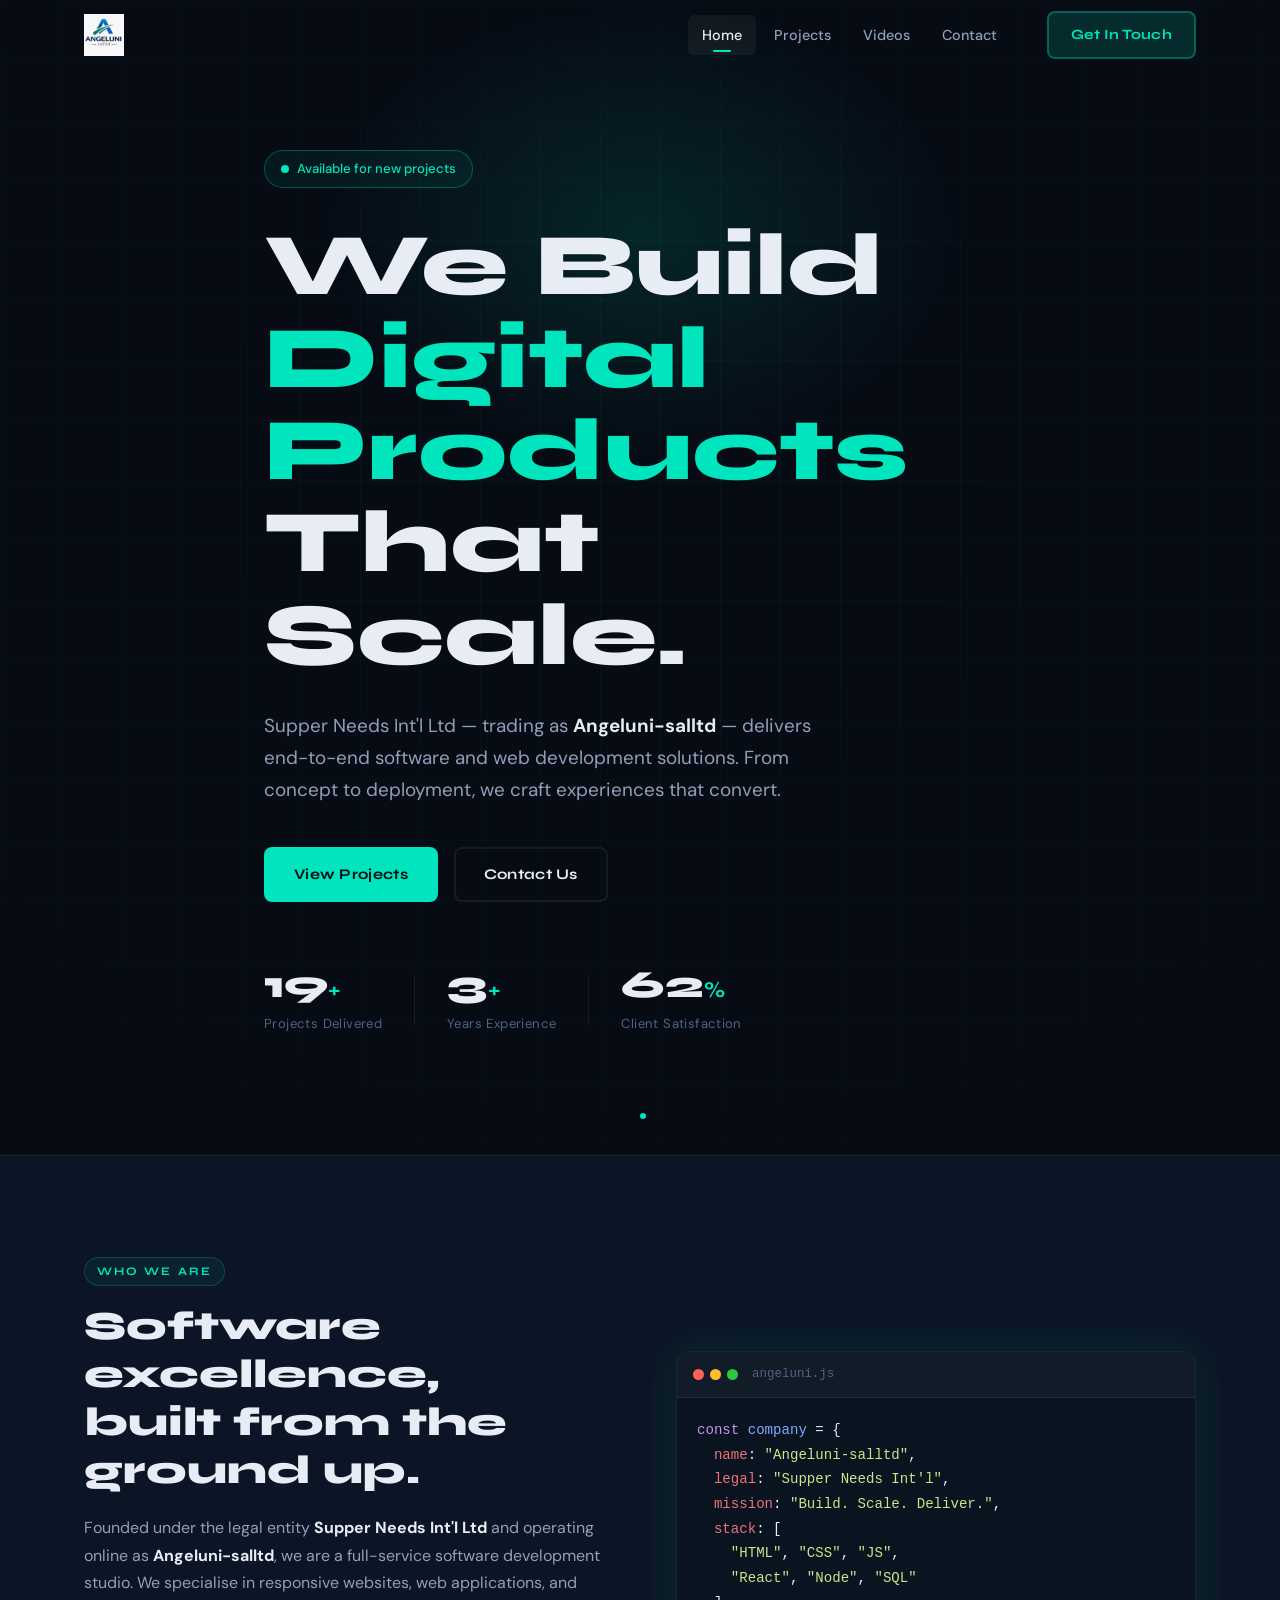
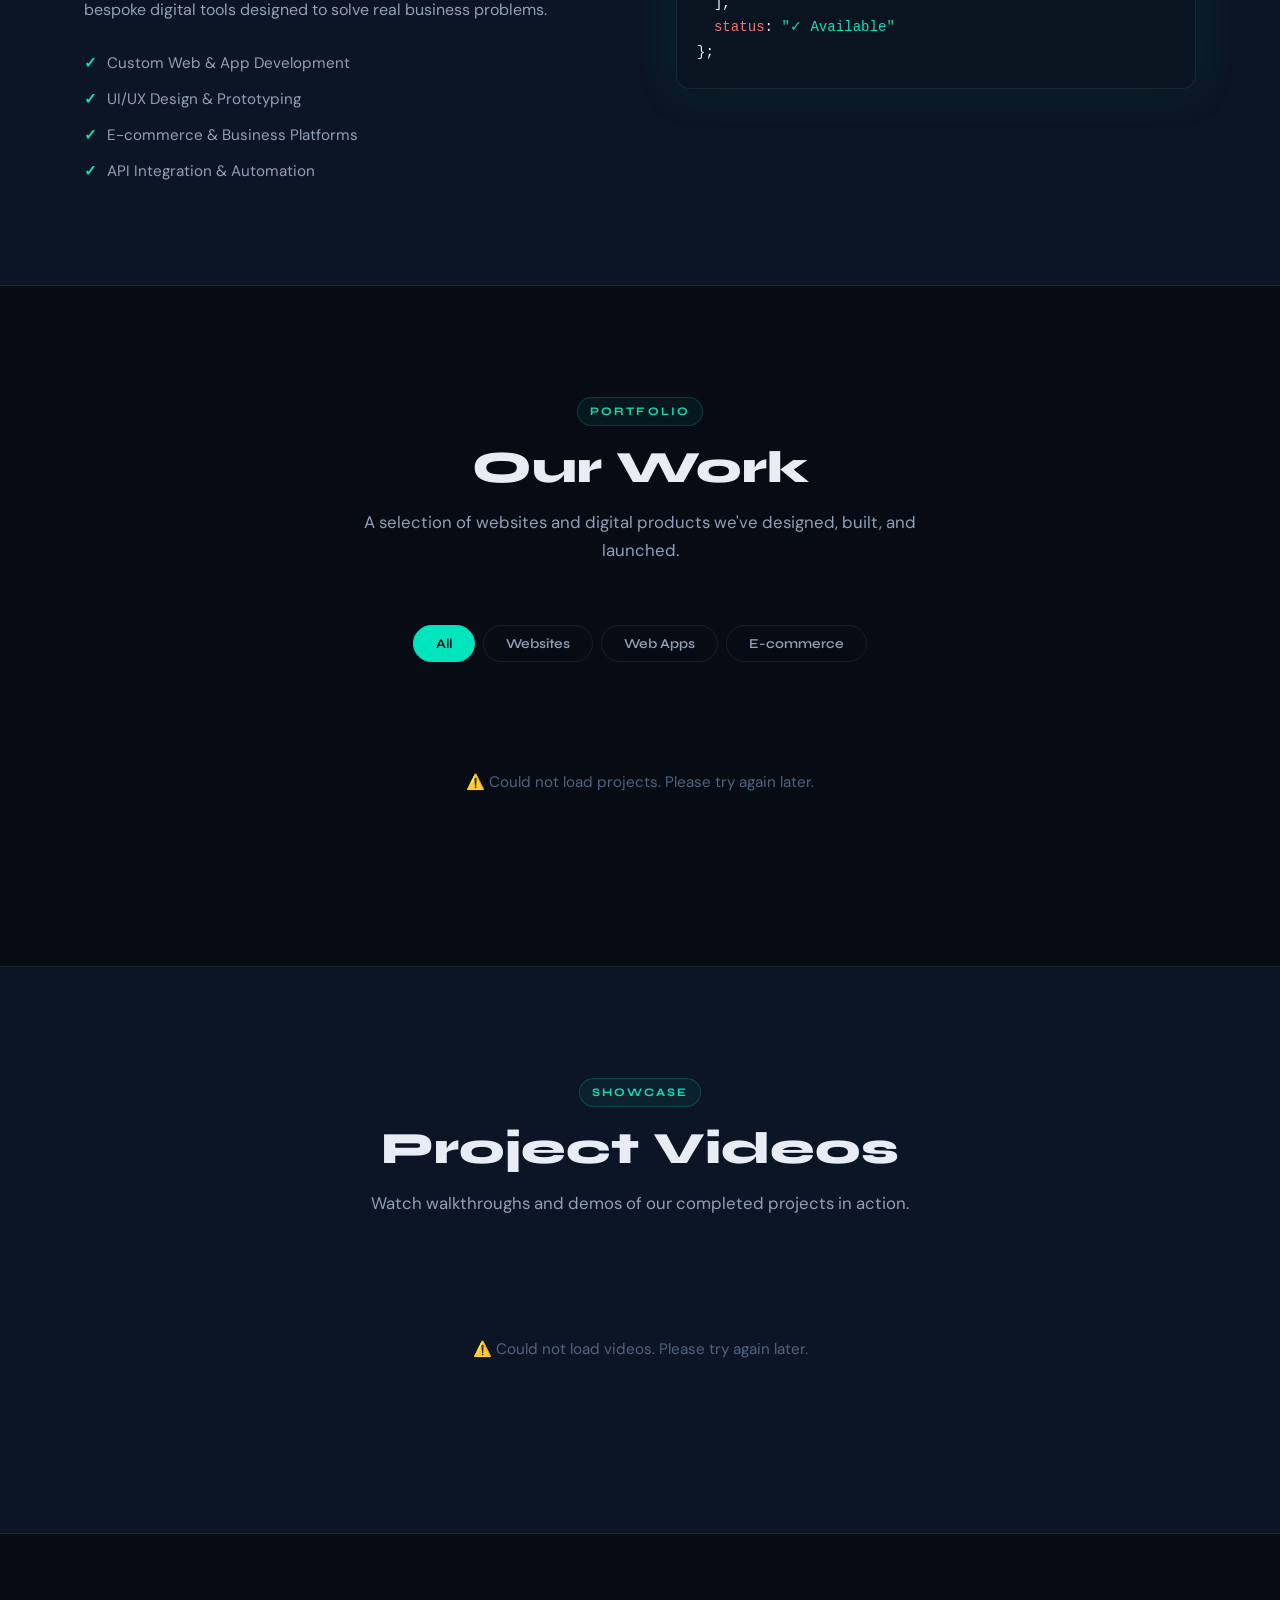
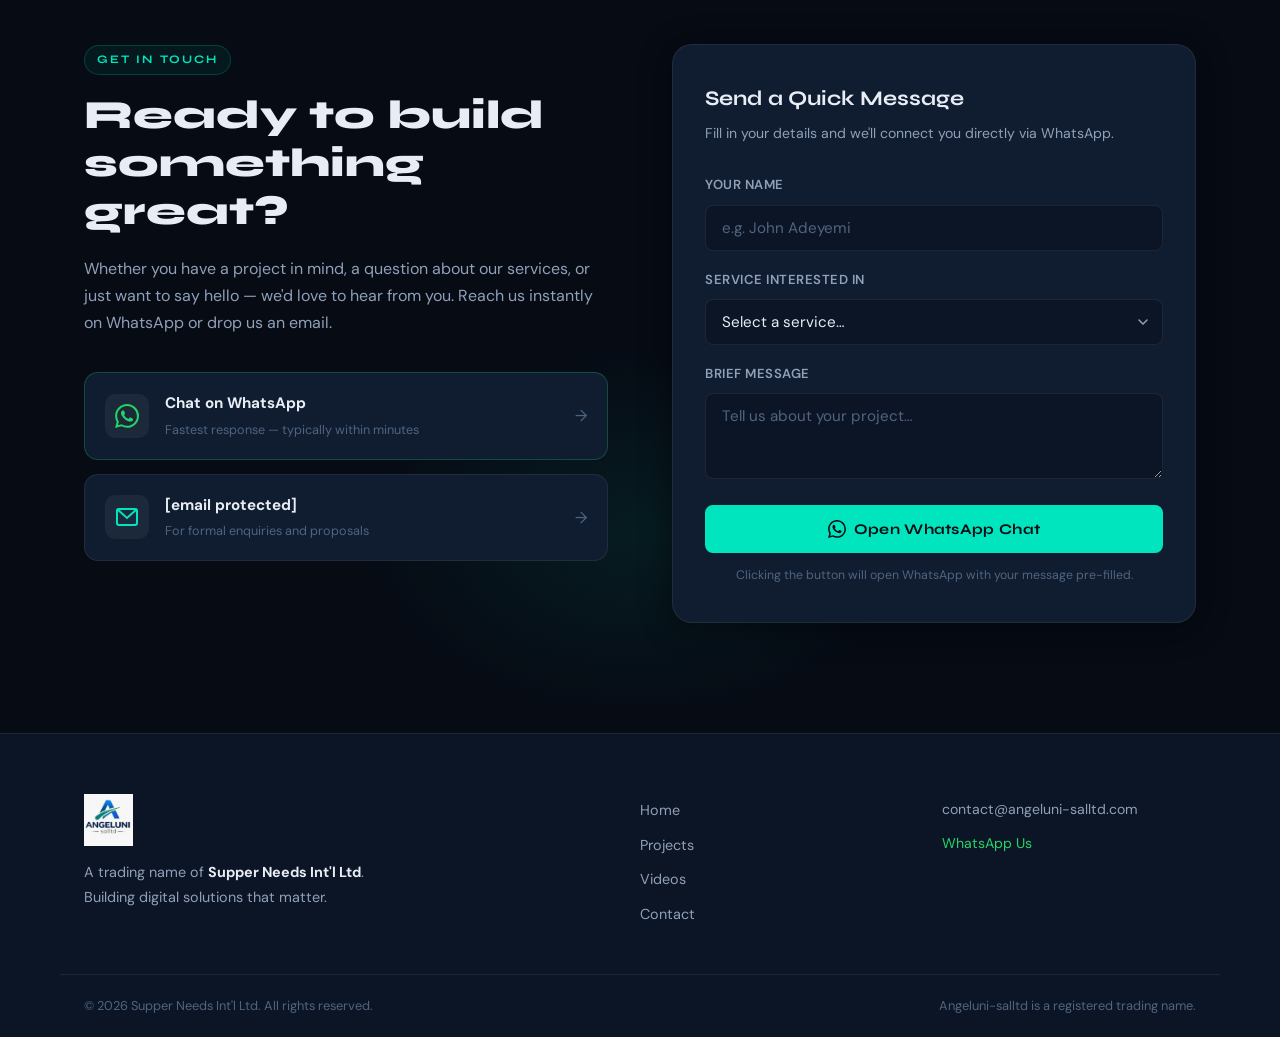
<file: index.html>
<!DOCTYPE html>
<html lang="en">
<head>
  <meta charset="UTF-8" />
  <meta name="viewport" content="width=device-width, initial-scale=1.0" />

  <!-- ============================================================
       PRIMARY SEO META TAGS
  ============================================================ -->
  <title>Angeluni-salltd | Professional Web & Software Development</title>
  <meta name="description" content="Angeluni-salltd by Supper Needs Int'l Ltd — Professional web and software development. We build responsive websites, web apps, and e-commerce platforms that scale." />
  <meta name="keywords" content="web development, software development, website design, web app, e-commerce, Angeluni-salltd, Supper Needs, Nigeria, responsive website" />
  <meta name="author" content="Supper Needs Int'l Ltd" />
  <meta name="robots" content="index, follow" />
  <link rel="canonical" href="https://angeluni-two.vercel.app/" />

  <!-- ============================================================
       OPEN GRAPH — Facebook, WhatsApp, LinkedIn previews
  ============================================================ -->
  <meta property="og:type"        content="website" />
  <meta property="og:url"         content="https://angeluni-two.vercel.app/" />
  <meta property="og:title"       content="Angeluni-salltd | Professional Web & Software Development" />
  <meta property="og:description" content="We build responsive websites, web apps, and e-commerce platforms. Contact us via WhatsApp for a free consultation." />
  <meta property="og:image"       content="https://angeluni-two.vercel.app/og-image.png" />
  <meta property="og:image:width"  content="1200" />
  <meta property="og:image:height" content="630" />
  <meta property="og:site_name"   content="Angeluni-salltd" />
  <meta property="og:locale"      content="en_GB" />

  <!-- ============================================================
       TWITTER CARD — Twitter/X previews
  ============================================================ -->
  <meta name="twitter:card"        content="summary_large_image" />
  <meta name="twitter:title"       content="Angeluni-salltd | Professional Web & Software Development" />
  <meta name="twitter:description" content="We build responsive websites, web apps, and e-commerce platforms that scale." />
  <meta name="twitter:image"       content="https://angeluni-two.vercel.app/og-image.png" />

  <!-- ============================================================
       STRUCTURED DATA — Tells Google exactly what your business is
  ============================================================ -->
  <script type="application/ld+json">
  {
    "@context": "https://schema.org",
    "@type": "ProfessionalService",
    "name": "Angeluni-salltd",
    "alternateName": "Supper Needs Int'l Ltd",
    "description": "Professional web and software development company specialising in responsive websites, web applications, and e-commerce platforms.",
    "url": "https://angeluni-two.vercel.app",
    "email": "contact@angeluni-salltd.com",
    "sameAs": [],
    "serviceType": [
      "Web Development",
      "Software Development",
      "E-commerce Development",
      "UI/UX Design",
      "API Integration"
    ],
    "areaServed": {
      "@type": "Place",
      "name": "Worldwide"
    },
    "hasOfferCatalog": {
      "@type": "OfferCatalog",
      "name": "Software Development Services",
      "itemListElement": [
        {
          "@type": "Offer",
          "itemOffered": {
            "@type": "Service",
            "name": "Custom Website Development"
          }
        },
        {
          "@type": "Offer",
          "itemOffered": {
            "@type": "Service",
            "name": "Web Application Development"
          }
        },
        {
          "@type": "Offer",
          "itemOffered": {
            "@type": "Service",
            "name": "E-commerce Store Development"
          }
        }
      ]
    }
  }
  </script>

  <!-- ============================================================
       FAVICON
  ============================================================ -->
  <link rel="icon" type="image/svg+xml" href="data:image/svg+xml,<svg xmlns='http://www.w3.org/2000/svg' viewBox='0 0 100 100'><rect width='100' height='100' rx='20' fill='%2300e5bd'/><text y='.9em' font-size='80' x='10' fill='%23060b14' font-weight='bold'>A</text></svg>" />
  <link rel="apple-touch-icon" href="data:image/svg+xml,<svg xmlns='http://www.w3.org/2000/svg' viewBox='0 0 100 100'><rect width='100' height='100' rx='20' fill='%2300e5bd'/><text y='.9em' font-size='80' x='10' fill='%23060b14' font-weight='bold'>A</text></svg>" />

  <!-- ============================================================
       PERFORMANCE
  ============================================================ -->
  <link rel="preconnect" href="https://fonts.googleapis.com" />
  <link rel="preconnect" href="https://fonts.gstatic.com" crossorigin />
  <link href="https://fonts.googleapis.com/css2?family=Syne:wght@400;600;700;800&family=DM+Sans:ital,opsz,wght@0,9..40,300;0,9..40,400;0,9..40,500;1,9..40,300&display=swap" rel="stylesheet" />
  <link rel="stylesheet" href="styles.css" />

  <!-- Preload sitemap -->
  <link rel="sitemap" type="application/xml" href="/sitemap.xml" />
  <!-- Prevent Cloudflare email obfuscation -->
  <meta name="cf-2fa-verify" content="off" />
</head>
<body>

  <!-- ============================================================
       NAVIGATION
  ============================================================ -->
  <header class="navbar" id="navbar" role="banner">
    <div class="nav-inner">
      <a href="#home" class="nav-logo" aria-label="Angeluni-salltd Home">
        <img src="logo.png" alt="Angeluni-salltd" class="nav-logo-img" />
      </a>

      <nav class="nav-links" id="navLinks" role="navigation" aria-label="Main navigation">
        <a href="#home"     class="nav-link active" data-section="home">Home</a>
        <a href="#projects" class="nav-link"         data-section="projects">Projects</a>
        <a href="#videos"   class="nav-link"         data-section="videos">Videos</a>
        <a href="#contact"  class="nav-link"         data-section="contact">Contact</a>
      </nav>

      <a href="#contact" class="btn btn-nav" aria-label="Get in touch">Get In Touch</a>

      <button class="hamburger" id="hamburger" aria-label="Toggle menu" aria-expanded="false">
        <span></span><span></span><span></span>
      </button>
    </div>
  </header>

  <!-- Mobile drawer -->
  <div class="mobile-menu" id="mobileMenu" aria-hidden="true">
    <nav aria-label="Mobile navigation">
      <a href="#home"     class="mob-link" data-close>Home</a>
      <a href="#projects" class="mob-link" data-close>Projects</a>
      <a href="#videos"   class="mob-link" data-close>Videos</a>
      <a href="#contact"  class="mob-link" data-close>Contact</a>
    </nav>
    <a href="#contact" class="btn btn-primary mob-cta" data-close>Get In Touch</a>
  </div>
  <div class="mob-overlay" id="mobOverlay"></div>

  <main>

    <!-- ============================================================
         HERO / HOME
    ============================================================ -->
    <section class="hero" id="home" aria-labelledby="heroHeading">
      <div class="hero-grid" aria-hidden="true"></div>
      <div class="hero-glow" aria-hidden="true"></div>

      <div class="container hero-content">
        <div class="hero-badge">
          <span class="badge-dot"></span>
          Available for new projects
        </div>

        <h1 class="hero-heading" id="heroHeading">
          <span class="line">We Build</span>
          <span class="line accent">Digital Products</span>
          <span class="line">That Scale.</span>
        </h1>

        <p class="hero-sub">
          Supper Needs Int'l Ltd — trading as <strong>Angeluni-salltd</strong> — delivers
          end-to-end software and web development solutions. From concept to deployment,
          we craft experiences that convert.
        </p>

        <div class="hero-actions">
          <a href="#projects" class="btn btn-primary">View Projects</a>
          <a href="#contact"  class="btn btn-outline">Contact Us</a>
        </div>

        <div class="hero-stats" aria-label="Company statistics">
          <div class="stat">
            <span class="stat-num" data-target="30">0</span><span class="stat-suffix">+</span>
            <span class="stat-label">Projects Delivered</span>
          </div>
          <div class="stat-divider" aria-hidden="true"></div>
          <div class="stat">
            <span class="stat-num" data-target="5">0</span><span class="stat-suffix">+</span>
            <span class="stat-label">Years Experience</span>
          </div>
          <div class="stat-divider" aria-hidden="true"></div>
          <div class="stat">
            <span class="stat-num" data-target="100">0</span><span class="stat-suffix">%</span>
            <span class="stat-label">Client Satisfaction</span>
          </div>
        </div>
      </div>

      <a href="#projects" class="scroll-hint" aria-label="Scroll to projects">
        <span class="scroll-dot"></span>
      </a>
    </section>

    <!-- ============================================================
         ABOUT STRIP
    ============================================================ -->
    <section class="about-strip" aria-label="About the company" id="about">
      <div class="container about-inner">
        <div class="about-text reveal">
          <span class="section-tag">Who We Are</span>
          <h2>Software excellence,<br>built from the ground up.</h2>
          <p>
            Founded under the legal entity <strong>Supper Needs Int'l Ltd</strong> and operating
            online as <strong>Angeluni-salltd</strong>, we are a full-service software development
            studio. We specialise in responsive websites, web applications, and bespoke digital
            tools designed to solve real business problems.
          </p>
          <ul class="feature-list" aria-label="Core services">
            <li><span class="tick" aria-hidden="true">✓</span> Custom Web &amp; App Development</li>
            <li><span class="tick" aria-hidden="true">✓</span> UI/UX Design &amp; Prototyping</li>
            <li><span class="tick" aria-hidden="true">✓</span> E-commerce &amp; Business Platforms</li>
            <li><span class="tick" aria-hidden="true">✓</span> API Integration &amp; Automation</li>
          </ul>
        </div>
        <div class="about-visual reveal" aria-hidden="true">
          <div class="code-card">
            <div class="code-header">
              <span class="dot red"></span>
              <span class="dot yellow"></span>
              <span class="dot green"></span>
              <span class="code-filename">angeluni.js</span>
            </div>
            <pre class="code-body"><code><span class="c-kw">const</span> <span class="c-fn">company</span> = {
  <span class="c-str">name</span>: <span class="c-val">"Angeluni-salltd"</span>,
  <span class="c-str">legal</span>: <span class="c-val">"Supper Needs Int'l"</span>,
  <span class="c-str">mission</span>: <span class="c-val">"Build. Scale. Deliver."</span>,
  <span class="c-str">stack</span>: [
    <span class="c-val">"HTML"</span>, <span class="c-val">"CSS"</span>, <span class="c-val">"JS"</span>,
    <span class="c-val">"React"</span>, <span class="c-val">"Node"</span>, <span class="c-val">"SQL"</span>
  ],
  <span class="c-str">status</span>: <span class="c-teal">"✓ Available"</span>
};</code></pre>
          </div>
        </div>
      </div>
    </section>

    <!-- ============================================================
         PROJECTS / PORTFOLIO
    ============================================================ -->
    <section class="projects-section" id="projects" aria-labelledby="projectsHeading">
      <div class="container">
        <div class="section-header reveal">
          <span class="section-tag">Portfolio</span>
          <h2 id="projectsHeading">Our Work</h2>
          <p class="section-sub">A selection of websites and digital products we've designed, built, and launched.</p>
        </div>

        <div class="filter-tabs" role="tablist" aria-label="Project categories">
          <button class="filter-btn active" data-filter="all"       role="tab" aria-selected="true">All</button>
          <button class="filter-btn"         data-filter="website"   role="tab" aria-selected="false">Websites</button>
          <button class="filter-btn"         data-filter="webapp"    role="tab" aria-selected="false">Web Apps</button>
          <button class="filter-btn"         data-filter="ecommerce" role="tab" aria-selected="false">E-commerce</button>
        </div>

        <div class="projects-grid" id="projectsGrid" aria-live="polite" aria-label="Projects list"></div>
      </div>
    </section>

    <!-- ============================================================
         VIDEO SHOWCASE
    ============================================================ -->
    <section class="videos-section" id="videos" aria-labelledby="videosHeading">
      <div class="container">
        <div class="section-header reveal">
          <span class="section-tag">Showcase</span>
          <h2 id="videosHeading">Project Videos</h2>
          <p class="section-sub">Watch walkthroughs and demos of our completed projects in action.</p>
        </div>

        <div class="videos-grid" id="videosGrid" aria-live="polite" aria-label="Project videos"></div>
      </div>
    </section>

    <!-- ============================================================
         CONTACT
    ============================================================ -->
    <section class="contact-section" id="contact" aria-labelledby="contactHeading">
      <div class="contact-glow" aria-hidden="true"></div>
      <div class="container contact-inner">

        <div class="contact-text reveal">
          <span class="section-tag">Get In Touch</span>
          <h2 id="contactHeading">Ready to build<br>something great?</h2>
          <p>
            Whether you have a project in mind, a question about our services, or just want
            to say hello — we'd love to hear from you. Reach us instantly on WhatsApp or
            drop us an email.
          </p>

          <div class="contact-methods">
            <a href="#" id="whatsappBtn" class="contact-method whatsapp-btn" aria-label="Chat on WhatsApp">
              <span class="method-icon" aria-hidden="true">
                <svg viewBox="0 0 24 24" fill="currentColor" width="24" height="24">
                  <path d="M17.472 14.382c-.297-.149-1.758-.867-2.03-.967-.273-.099-.471-.148-.67.15-.197.297-.767.966-.94 1.164-.173.199-.347.223-.644.075-.297-.15-1.255-.463-2.39-1.475-.883-.788-1.48-1.761-1.653-2.059-.173-.297-.018-.458.13-.606.134-.133.298-.347.446-.52.149-.174.198-.298.298-.497.099-.198.05-.371-.025-.52-.075-.149-.669-1.612-.916-2.207-.242-.579-.487-.5-.669-.51-.173-.008-.371-.01-.57-.01-.198 0-.52.074-.792.372-.272.297-1.04 1.016-1.04 2.479 0 1.462 1.065 2.875 1.213 3.074.149.198 2.096 3.2 5.077 4.487.709.306 1.262.489 1.694.625.712.227 1.36.195 1.871.118.571-.085 1.758-.719 2.006-1.413.248-.694.248-1.289.173-1.413-.074-.124-.272-.198-.57-.347m-5.421 7.403h-.004a9.87 9.87 0 01-5.031-1.378l-.361-.214-3.741.982.998-3.648-.235-.374a9.86 9.86 0 01-1.51-5.26c.001-5.45 4.436-9.884 9.888-9.884 2.64 0 5.122 1.03 6.988 2.898a9.825 9.825 0 012.893 6.994c-.003 5.45-4.437 9.884-9.885 9.884m8.413-18.297A11.815 11.815 0 0012.05 0C5.495 0 .16 5.335.157 11.892c0 2.096.547 4.142 1.588 5.945L.057 24l6.305-1.654a11.882 11.882 0 005.683 1.448h.005c6.554 0 11.89-5.335 11.893-11.893a11.821 11.821 0 00-3.48-8.413z"/>
                </svg>
              </span>
              <span class="method-details">
                <strong>Chat on WhatsApp</strong>
                <small>Fastest response — typically within minutes</small>
              </span>
              <span class="method-arrow" aria-hidden="true">→</span>
            </a>

            <a href="/cdn-cgi/l/email-protection#96f5f9f8e2f7f5e2d6f7f8f1f3fae3f8ffbbe5f7fafae2f2b8f5f9fb" class="contact-method email-method" aria-label="Send email">
              <span class="method-icon" aria-hidden="true">
                <svg viewBox="0 0 24 24" fill="none" stroke="currentColor" stroke-width="2" width="24" height="24">
                  <rect x="2" y="4" width="20" height="16" rx="2"/>
                  <polyline points="2,4 12,13 22,4"/>
                </svg>
              </span>
              <span class="method-details">
                <strong><span class="__cf_email__" data-cfemail="72111d1c0613110632131c15171e071c1b5f01131e1e06165c111d1f">[email&#160;protected]</span></strong>
                <small>For formal enquiries and proposals</small>
              </span>
              <span class="method-arrow" aria-hidden="true">→</span>
            </a>
          </div>
        </div>

        <div class="contact-card reveal">
          <h3>Send a Quick Message</h3>
          <p class="card-sub">Fill in your details and we'll connect you directly via WhatsApp.</p>

          <div class="form-group">
            <label for="userName">Your Name</label>
            <input type="text" id="userName" placeholder="e.g. John Adeyemi" autocomplete="name" />
          </div>
          <div class="form-group">
            <label for="userService">Service Interested In</label>
            <select id="userService">
              <option value="">Select a service…</option>
              <option value="Website Development">Website Development</option>
              <option value="Web Application">Web Application</option>
              <option value="E-commerce Store">E-commerce Store</option>
              <option value="UI/UX Design">UI/UX Design</option>
              <option value="API Integration">API Integration</option>
              <option value="General Enquiry">General Enquiry</option>
            </select>
          </div>
          <div class="form-group">
            <label for="userMsg">Brief Message</label>
            <textarea id="userMsg" rows="3" placeholder="Tell us about your project…"></textarea>
          </div>

          <button class="btn btn-primary btn-full" id="sendWhatsApp">
            <svg viewBox="0 0 24 24" fill="currentColor" width="18" height="18">
              <path d="M17.472 14.382c-.297-.149-1.758-.867-2.03-.967-.273-.099-.471-.148-.67.15-.197.297-.767.966-.94 1.164-.173.199-.347.223-.644.075-.297-.15-1.255-.463-2.39-1.475-.883-.788-1.48-1.761-1.653-2.059-.173-.297-.018-.458.13-.606.134-.133.298-.347.446-.52.149-.174.198-.298.298-.497.099-.198.05-.371-.025-.52-.075-.149-.669-1.612-.916-2.207-.242-.579-.487-.5-.669-.51-.173-.008-.371-.01-.57-.01-.198 0-.52.074-.792.372-.272.297-1.04 1.016-1.04 2.479 0 1.462 1.065 2.875 1.213 3.074.149.198 2.096 3.2 5.077 4.487.709.306 1.262.489 1.694.625.712.227 1.36.195 1.871.118.571-.085 1.758-.719 2.006-1.413.248-.694.248-1.289.173-1.413-.074-.124-.272-.198-.57-.347m-5.421 7.403h-.004a9.87 9.87 0 01-5.031-1.378l-.361-.214-3.741.982.998-3.648-.235-.374a9.86 9.86 0 01-1.51-5.26c.001-5.45 4.436-9.884 9.888-9.884 2.64 0 5.122 1.03 6.988 2.898a9.825 9.825 0 012.893 6.994c-.003 5.45-4.437 9.884-9.885 9.884m8.413-18.297A11.815 11.815 0 0012.05 0C5.495 0 .16 5.335.157 11.892c0 2.096.547 4.142 1.588 5.945L.057 24l6.305-1.654a11.882 11.882 0 005.683 1.448h.005c6.554 0 11.89-5.335 11.893-11.893a11.821 11.821 0 00-3.48-8.413z"/>
            </svg>
            Open WhatsApp Chat
          </button>
          <p class="form-note">Clicking the button will open WhatsApp with your message pre-filled.</p>
        </div>

      </div>
    </section>

  </main>

  <!-- ============================================================
       FOOTER
  ============================================================ -->
  <footer class="footer" role="contentinfo">
    <div class="container footer-inner">
      <div class="footer-brand">
        <a href="#home" class="nav-logo" aria-label="Angeluni-salltd Home">
          <img src="logo.png" alt="Angeluni-salltd" class="nav-logo-img footer-logo-img" />
        </a>
        <p>A trading name of <strong>Supper Needs Int'l Ltd</strong>.<br>Building digital solutions that matter.</p>
      </div>

      <nav class="footer-links" aria-label="Footer navigation">
        <a href="#home">Home</a>
        <a href="#projects">Projects</a>
        <a href="#videos">Videos</a>
        <a href="#contact">Contact</a>
      </nav>

      <div class="footer-contact">
        <a href="mailto:contact&#64;angeluni-salltd&#46;com">contact&#64;angeluni-salltd&#46;com</a>
        <a href="#" id="footerWhatsApp" class="wa-link">WhatsApp Us</a>
      </div>
    </div>
    <div class="footer-bottom">
      <span>&copy; <span id="footerYear"></span> Supper Needs Int'l Ltd. All rights reserved.</span>
      <span class="footer-legal">Angeluni-salltd is a registered trading name.</span>
    </div>
  </footer>

  <button class="back-top" id="backTop" aria-label="Back to top">&#8593;</button>

  <script src="script.js"></script>
</body>
</html>
</file>
<file: styles.css>
/* =============================================================
   ANGELUNI-SALLTD — styles.css  (COMPLETE FILE)
   Brand: dark navy · electric teal · editorial type
============================================================= */

/* ─── DESIGN TOKENS ─────────────────────────────────────── */
:root {
  --bg:         #060b14;
  --bg-2:       #0c1526;
  --bg-card:    #101d30;
  --bg-card-h:  #142034;
  --border:     rgba(255,255,255,0.07);
  --border-h:   rgba(0,229,189,0.35);
  --teal:       #00e5bd;
  --teal-dim:   #00b89a;
  --teal-glow:  rgba(0,229,189,0.15);
  --teal-glow2: rgba(0,229,189,0.06);
  --text:       #e8edf5;
  --text-2:     #8fa0b8;
  --text-3:     #4f6480;
  --accent-red: #ff5f5f;
  --accent-yel: #ffd166;
  --font-display: 'Syne', sans-serif;
  --font-body:    'DM Sans', sans-serif;
  --r-sm:  8px;
  --r-md:  14px;
  --r-lg:  20px;
  --shadow-card: 0 4px 32px rgba(0,0,0,0.45);
  --shadow-glow: 0 0 40px rgba(0,229,189,0.18);
  --nav-h: 70px;
  --trans:  0.28s cubic-bezier(0.4, 0, 0.2, 1);
}

/* ─── RESET ──────────────────────────────────────────────── */
*, *::before, *::after { box-sizing: border-box; margin: 0; padding: 0; }
html { scroll-behavior: smooth; font-size: 16px; }
body { font-family: var(--font-body); background: var(--bg); color: var(--text); line-height: 1.7; overflow-x: hidden; }
img { max-width: 100%; display: block; }
a { color: inherit; text-decoration: none; }
ul { list-style: none; }
button { cursor: pointer; font-family: inherit; }
input, select, textarea { font-family: inherit; font-size: 0.95rem; }

/* ─── UTILITY ────────────────────────────────────────────── */
.container { max-width: 1160px; margin: 0 auto; padding: 0 24px; }
.section-tag {
  display: inline-block;
  font-family: var(--font-display);
  font-size: 0.72rem;
  font-weight: 700;
  letter-spacing: 0.18em;
  text-transform: uppercase;
  color: var(--teal);
  background: var(--teal-glow2);
  border: 1px solid rgba(0,229,189,0.2);
  padding: 4px 12px;
  border-radius: 100px;
  margin-bottom: 16px;
}
.section-header { text-align: center; max-width: 620px; margin: 0 auto 60px; }
.section-header h2 { font-family: var(--font-display); font-size: clamp(2rem, 4vw, 2.8rem); font-weight: 800; line-height: 1.15; color: var(--text); margin-bottom: 14px; }
.section-sub { font-size: 1.05rem; color: var(--text-2); line-height: 1.7; }

/* ─── BUTTONS ────────────────────────────────────────────── */
.btn { display: inline-flex; align-items: center; gap: 8px; padding: 13px 28px; border-radius: var(--r-sm); font-family: var(--font-display); font-size: 0.92rem; font-weight: 700; letter-spacing: 0.02em; border: 2px solid transparent; transition: all var(--trans); white-space: nowrap; }
.btn-primary { background: var(--teal); color: var(--bg); border-color: var(--teal); }
.btn-primary:hover { background: var(--teal-dim); border-color: var(--teal-dim); box-shadow: 0 0 24px rgba(0,229,189,0.35); transform: translateY(-2px); }
.btn-outline { background: transparent; color: var(--text); border-color: var(--border); }
.btn-outline:hover { border-color: var(--teal); color: var(--teal); transform: translateY(-2px); }
.btn-ghost { background: transparent; color: var(--teal); border-color: rgba(0,229,189,0.3); font-size: 0.85rem; padding: 9px 18px; border: 2px solid rgba(0,229,189,0.3); }
.btn-ghost:hover { background: var(--teal-glow); border-color: var(--teal); }
.btn-full { width: 100%; justify-content: center; }
.btn-nav { background: var(--teal-glow); color: var(--teal); border-color: rgba(0,229,189,0.3); padding: 10px 22px; font-size: 0.88rem; }
.btn-nav:hover { background: var(--teal); color: var(--bg); }

/* ─── NAVBAR ─────────────────────────────────────────────── */
.navbar { position: fixed; top: 0; left: 0; right: 0; height: var(--nav-h); z-index: 1000; transition: background var(--trans), box-shadow var(--trans); }
.navbar.scrolled { background: rgba(6,11,20,0.92); backdrop-filter: blur(20px); -webkit-backdrop-filter: blur(20px); box-shadow: 0 1px 0 var(--border); }
.nav-inner { max-width: 1160px; margin: 0 auto; padding: 0 24px; height: 100%; display: flex; align-items: center; gap: 36px; }
.nav-logo { display: flex; align-items: center; gap: 8px; font-family: var(--font-display); font-size: 1.22rem; font-weight: 800; color: var(--text); flex-shrink: 0; }
.nav-logo-img { height: 42px; width: auto; object-fit: contain; display: block; }
.footer-logo-img { height: 52px; }
.logo-mark { width: 34px; height: 34px; background: var(--teal); color: var(--bg); border-radius: 8px; display: grid; place-items: center; font-size: 1.05rem; font-weight: 800; }
.logo-text em { color: var(--teal); font-style: normal; }
.nav-links { display: flex; align-items: center; gap: 4px; margin-left: auto; }
.nav-link { padding: 8px 14px; font-size: 0.9rem; font-weight: 500; color: var(--text-2); border-radius: 6px; transition: color var(--trans), background var(--trans); position: relative; }
.nav-link:hover, .nav-link.active { color: var(--text); background: rgba(255,255,255,0.05); }
.nav-link.active::after { content: ''; position: absolute; bottom: 3px; left: 50%; transform: translateX(-50%); width: 18px; height: 2px; background: var(--teal); border-radius: 2px; }
.hamburger { display: none; flex-direction: column; gap: 5px; background: none; border: none; padding: 6px; margin-left: auto; }
.hamburger span { display: block; width: 24px; height: 2px; background: var(--text); border-radius: 2px; transition: all 0.25s ease; }
.hamburger.open span:nth-child(1) { transform: translateY(7px) rotate(45deg); }
.hamburger.open span:nth-child(2) { opacity: 0; }
.hamburger.open span:nth-child(3) { transform: translateY(-7px) rotate(-45deg); }
.mobile-menu { position: fixed; top: var(--nav-h); right: 0; width: min(320px, 85vw); height: calc(100vh - var(--nav-h)); background: var(--bg-2); border-left: 1px solid var(--border); padding: 32px 24px; display: flex; flex-direction: column; gap: 8px; transform: translateX(100%); transition: transform 0.3s cubic-bezier(0.4,0,0.2,1); z-index: 999; }
.mobile-menu.open { transform: translateX(0); }
.mob-link { display: block; padding: 14px 18px; font-family: var(--font-display); font-size: 1.05rem; font-weight: 600; color: var(--text-2); border-radius: var(--r-sm); transition: all var(--trans); }
.mob-link:hover { background: rgba(255,255,255,0.05); color: var(--text); }
.mob-cta { margin-top: 16px; }
.mob-overlay { position: fixed; inset: 0; background: rgba(0,0,0,0.55); backdrop-filter: blur(4px); z-index: 998; opacity: 0; pointer-events: none; transition: opacity 0.3s ease; }
.mob-overlay.show { opacity: 1; pointer-events: all; }

/* ─── HERO ───────────────────────────────────────────────── */
.hero { position: relative; min-height: 100vh; display: flex; align-items: center; overflow: hidden; padding-top: var(--nav-h); }
.hero-grid { position: absolute; inset: 0; background-image: linear-gradient(rgba(0,229,189,0.04) 1px, transparent 1px), linear-gradient(90deg, rgba(0,229,189,0.04) 1px, transparent 1px); background-size: 60px 60px; mask-image: radial-gradient(ellipse 80% 70% at 50% 40%, black 30%, transparent 100%); }
.hero-glow { position: absolute; top: 20%; left: 50%; transform: translate(-50%, -50%); width: 700px; height: 500px; background: radial-gradient(ellipse, rgba(0,229,189,0.12) 0%, transparent 65%); pointer-events: none; }
.hero-content { position: relative; z-index: 1; padding: 80px 24px 120px; max-width: 800px; }
.hero-badge { display: inline-flex; align-items: center; gap: 8px; padding: 7px 16px; border: 1px solid rgba(0,229,189,0.3); background: rgba(0,229,189,0.06); border-radius: 100px; font-size: 0.82rem; color: var(--teal); font-weight: 500; margin-bottom: 32px; animation: fadeSlideUp 0.7s both; }
.badge-dot { width: 8px; height: 8px; background: var(--teal); border-radius: 50%; animation: pulse 2s infinite; }
.hero-heading { font-family: var(--font-display); font-size: clamp(3rem, 7vw, 5.5rem); font-weight: 800; line-height: 1.05; margin-bottom: 28px; }
.hero-heading .line { display: block; overflow: hidden; }
.hero-heading .line:nth-child(1) { animation: fadeSlideUp 0.7s 0.1s both; }
.hero-heading .line:nth-child(2) { animation: fadeSlideUp 0.7s 0.2s both; }
.hero-heading .line:nth-child(3) { animation: fadeSlideUp 0.7s 0.3s both; }
.hero-heading .accent { color: var(--teal); }
.hero-sub { font-size: clamp(1rem, 2vw, 1.18rem); color: var(--text-2); max-width: 560px; margin-bottom: 40px; animation: fadeSlideUp 0.7s 0.4s both; }
.hero-sub strong { color: var(--text); }
.hero-actions { display: flex; flex-wrap: wrap; gap: 16px; margin-bottom: 64px; animation: fadeSlideUp 0.7s 0.5s both; }
.hero-stats { display: flex; align-items: center; flex-wrap: wrap; animation: fadeSlideUp 0.7s 0.6s both; }
.stat { text-align: left; padding: 0 32px 0 0; }
.stat-num { font-family: var(--font-display); font-size: 2.4rem; font-weight: 800; color: var(--text); line-height: 1; }
.stat-suffix { font-family: var(--font-display); font-size: 1.4rem; font-weight: 700; color: var(--teal); }
.stat-label { display: block; font-size: 0.82rem; color: var(--text-3); margin-top: 4px; letter-spacing: 0.03em; }
.stat-divider { width: 1px; height: 50px; background: var(--border); margin: 0 32px 0 0; }
.scroll-hint { position: absolute; bottom: 36px; left: 50%; transform: translateX(-50%); display: flex; flex-direction: column; align-items: center; gap: 8px; animation: fadeSlideUp 0.7s 0.9s both; }
.scroll-dot { width: 6px; height: 6px; background: var(--teal); border-radius: 50%; animation: scrollBounce 1.8s infinite; }

/* ─── ABOUT ──────────────────────────────────────────────── */
.about-strip { background: var(--bg-2); border-top: 1px solid var(--border); border-bottom: 1px solid var(--border); padding: 100px 0; }
.about-inner { display: grid; grid-template-columns: 1fr 1fr; gap: 72px; align-items: center; }
.about-text h2 { font-family: var(--font-display); font-size: clamp(1.8rem, 3.5vw, 2.5rem); font-weight: 800; line-height: 1.2; margin-bottom: 20px; }
.about-text p { color: var(--text-2); margin-bottom: 28px; font-size: 1rem; }
.about-text p strong { color: var(--text); }
.feature-list { display: flex; flex-direction: column; gap: 10px; }
.feature-list li { display: flex; align-items: center; gap: 10px; font-size: 0.95rem; color: var(--text-2); }
.tick { color: var(--teal); font-weight: 700; }
.code-card { background: #0a1421; border: 1px solid var(--border); border-radius: var(--r-md); overflow: hidden; box-shadow: var(--shadow-card), var(--shadow-glow); font-family: 'Courier New', monospace; }
.code-header { display: flex; align-items: center; gap: 6px; padding: 12px 16px; background: rgba(255,255,255,0.03); border-bottom: 1px solid var(--border); }
.dot { width: 11px; height: 11px; border-radius: 50%; }
.dot.red { background: #ff5f57; }
.dot.yellow { background: #ffbd2e; }
.dot.green { background: #28c840; }
.code-filename { font-size: 0.78rem; color: var(--text-3); margin-left: 8px; }
.code-body { padding: 20px 20px 24px; font-size: 0.88rem; line-height: 1.75; overflow-x: auto; }
code { display: block; }
.c-kw { color: #c792ea; }
.c-fn { color: #82aaff; }
.c-str { color: #f07178; }
.c-val { color: #c3e88d; }
.c-teal { color: var(--teal); }

/* ─── PROJECTS ───────────────────────────────────────────── */
.projects-section { padding: 110px 0; }
.filter-tabs { display: flex; flex-wrap: wrap; gap: 8px; justify-content: center; margin-bottom: 48px; }
.filter-btn { padding: 9px 22px; border: 1px solid var(--border); background: transparent; color: var(--text-2); border-radius: 100px; font-family: var(--font-display); font-size: 0.85rem; font-weight: 600; transition: all var(--trans); }
.filter-btn:hover { border-color: var(--teal); color: var(--teal); }
.filter-btn.active { background: var(--teal); border-color: var(--teal); color: var(--bg); }
.projects-grid { display: grid; grid-template-columns: repeat(auto-fill, minmax(320px, 1fr)); gap: 24px; }
.project-card { background: var(--bg-card); border: 1px solid var(--border); border-radius: var(--r-md); padding: 28px; transition: all var(--trans); position: relative; overflow: hidden; animation: fadeSlideUp 0.5s both; }
.project-card::before { content: ''; position: absolute; inset: 0; background: linear-gradient(135deg, var(--teal-glow2), transparent); opacity: 0; transition: opacity var(--trans); }
.project-card:hover { border-color: var(--border-h); transform: translateY(-4px); box-shadow: var(--shadow-card), var(--shadow-glow); }
.project-card:hover::before { opacity: 1; }
.project-header { display: flex; align-items: flex-start; justify-content: space-between; margin-bottom: 14px; gap: 12px; }
.project-icon { width: 46px; height: 46px; border-radius: 10px; background: var(--teal-glow); border: 1px solid rgba(0,229,189,0.2); display: grid; place-items: center; font-size: 1.3rem; flex-shrink: 0; }
.project-category { font-size: 0.72rem; font-weight: 700; letter-spacing: 0.12em; text-transform: uppercase; color: var(--teal); background: var(--teal-glow2); border: 1px solid rgba(0,229,189,0.15); padding: 3px 10px; border-radius: 100px; }
.project-title { font-family: var(--font-display); font-size: 1.15rem; font-weight: 700; color: var(--text); margin-bottom: 10px; line-height: 1.3; }
.project-desc { font-size: 0.9rem; color: var(--text-2); line-height: 1.65; margin-bottom: 22px; }
.project-tags { display: flex; flex-wrap: wrap; gap: 6px; margin-bottom: 22px; }
.tag { font-size: 0.74rem; font-weight: 500; color: var(--text-3); background: rgba(255,255,255,0.04); border: 1px solid var(--border); padding: 3px 10px; border-radius: 4px; }
.project-img-wrap { width: 100%; height: 180px; overflow: hidden; border-radius: var(--r-sm); margin-bottom: 18px; background: var(--bg-2); border: 1px solid var(--border); }
.project-img-wrap img { width: 100%; height: 100%; object-fit: cover; transition: transform 0.4s ease; display: block; }
.project-card:hover .project-img-wrap img { transform: scale(1.04); }
.project-img-placeholder { width: 100%; height: 100%; display: grid; place-items: center; font-size: 3rem; background: var(--teal-glow2); }

/* ─── VIDEOS ─────────────────────────────────────────────── */
.videos-section { background: var(--bg-2); border-top: 1px solid var(--border); border-bottom: 1px solid var(--border); padding: 110px 0; }
.videos-grid { display: grid; grid-template-columns: repeat(auto-fill, minmax(340px, 1fr)); gap: 28px; }
.video-card { background: var(--bg-card); border: 1px solid var(--border); border-radius: var(--r-md); overflow: hidden; transition: all var(--trans); animation: fadeSlideUp 0.5s both; }
.video-card:hover { border-color: var(--border-h); transform: translateY(-4px); box-shadow: var(--shadow-card), var(--shadow-glow); }
.video-wrapper { position: relative; padding-bottom: 56.25%; height: 0; overflow: hidden; background: var(--bg); }
.video-wrapper iframe { position: absolute; top: 0; left: 0; width: 100%; height: 100%; border: 0; }
.video-placeholder { position: absolute; inset: 0; display: flex; flex-direction: column; align-items: center; justify-content: center; gap: 12px; background: var(--bg); color: var(--text-3); }
.video-placeholder .play-icon { width: 56px; height: 56px; border-radius: 50%; background: var(--teal-glow); border: 2px solid var(--teal); display: grid; place-items: center; color: var(--teal); font-size: 1.4rem; }
.video-info { padding: 20px 22px 22px; }
.video-title { font-family: var(--font-display); font-size: 1.02rem; font-weight: 700; color: var(--text); margin-bottom: 6px; }
.video-desc { font-size: 0.88rem; color: var(--text-2); line-height: 1.6; }

/* ─── CONTACT ────────────────────────────────────────────── */
.contact-section { position: relative; padding: 110px 0; overflow: hidden; }
.contact-glow { position: absolute; bottom: 0; left: 50%; transform: translateX(-50%); width: 600px; height: 400px; background: radial-gradient(ellipse, rgba(0,229,189,0.08) 0%, transparent 65%); pointer-events: none; }
.contact-inner { display: grid; grid-template-columns: 1fr 1fr; gap: 64px; align-items: start; position: relative; z-index: 1; }
.contact-text h2 { font-family: var(--font-display); font-size: clamp(1.8rem, 3.5vw, 2.5rem); font-weight: 800; line-height: 1.2; margin-bottom: 20px; }
.contact-text p { color: var(--text-2); margin-bottom: 36px; font-size: 1rem; }
.contact-methods { display: flex; flex-direction: column; gap: 14px; }
.contact-method { display: flex; align-items: center; gap: 16px; padding: 18px 20px; border: 1px solid var(--border); border-radius: var(--r-md); background: var(--bg-card); transition: all var(--trans); }
.contact-method:hover { border-color: var(--border-h); transform: translateX(4px); }
.whatsapp-btn { border-color: rgba(37,211,102,0.25); }
.whatsapp-btn:hover { border-color: rgba(37,211,102,0.5); background: rgba(37,211,102,0.05); }
.whatsapp-btn .method-icon { color: #25d366; }
.method-icon { width: 44px; height: 44px; border-radius: 10px; background: rgba(255,255,255,0.05); display: grid; place-items: center; flex-shrink: 0; color: var(--teal); }
.method-details { flex: 1; display: flex; flex-direction: column; gap: 2px; }
.method-details strong { font-size: 0.95rem; color: var(--text); }
.method-details small { font-size: 0.79rem; color: var(--text-3); }
.method-arrow { color: var(--text-3); transition: color var(--trans); }
.contact-method:hover .method-arrow { color: var(--teal); }
.contact-card { background: var(--bg-card); border: 1px solid var(--border); border-radius: var(--r-lg); padding: 36px 32px; box-shadow: var(--shadow-card); }
.contact-card h3 { font-family: var(--font-display); font-size: 1.3rem; font-weight: 700; margin-bottom: 6px; }
.card-sub { font-size: 0.88rem; color: var(--text-2); margin-bottom: 28px; }
.form-group { margin-bottom: 18px; }
.form-group label { display: block; font-size: 0.82rem; font-weight: 600; color: var(--text-2); letter-spacing: 0.04em; margin-bottom: 8px; text-transform: uppercase; }
.form-group input, .form-group select, .form-group textarea { width: 100%; background: var(--bg-2); border: 1px solid var(--border); border-radius: var(--r-sm); padding: 12px 16px; color: var(--text); outline: none; transition: border-color var(--trans), box-shadow var(--trans); resize: vertical; }
.form-group select { appearance: none; background-image: url("data:image/svg+xml,%3Csvg viewBox='0 0 10 6' fill='none' xmlns='http://www.w3.org/2000/svg'%3E%3Cpath d='M1 1l4 4 4-4' stroke='%238fa0b8' stroke-width='1.5' stroke-linecap='round'/%3E%3C/svg%3E"); background-repeat: no-repeat; background-position: right 14px center; background-size: 10px; }
.form-group input:focus, .form-group select:focus, .form-group textarea:focus { border-color: var(--teal); box-shadow: 0 0 0 3px rgba(0,229,189,0.12); }
.form-group input::placeholder, .form-group textarea::placeholder { color: var(--text-3); }
.form-group select option { background: var(--bg-2); }
.form-note { text-align: center; font-size: 0.77rem; color: var(--text-3); margin-top: 12px; }

/* ─── FOOTER ─────────────────────────────────────────────── */
.footer { background: var(--bg-2); border-top: 1px solid var(--border); padding: 60px 0 0; }
.footer-inner { display: grid; grid-template-columns: 2fr 1fr 1fr; gap: 48px; padding-bottom: 48px; border-bottom: 1px solid var(--border); }
.footer-brand p { font-size: 0.9rem; color: var(--text-2); margin-top: 14px; line-height: 1.7; }
.footer-brand p strong { color: var(--text); }
.footer-links { display: flex; flex-direction: column; gap: 10px; padding-top: 4px; }
.footer-links a { font-size: 0.9rem; color: var(--text-2); transition: color var(--trans); }
.footer-links a:hover { color: var(--teal); }
.footer-contact { display: flex; flex-direction: column; gap: 10px; padding-top: 4px; }
.footer-contact a { font-size: 0.88rem; color: var(--text-2); transition: color var(--trans); word-break: break-all; }
.footer-contact a:hover { color: var(--teal); }
.wa-link { color: #25d366 !important; }
.footer-bottom { display: flex; align-items: center; justify-content: space-between; flex-wrap: wrap; gap: 8px; padding: 20px 24px; max-width: 1160px; margin: 0 auto; font-size: 0.8rem; color: var(--text-3); }

/* ─── BACK TO TOP ────────────────────────────────────────── */
.back-top { position: fixed; bottom: 30px; right: 30px; width: 44px; height: 44px; border-radius: 10px; background: var(--bg-card); border: 1px solid var(--border); color: var(--text-2); font-size: 1.1rem; display: grid; place-items: center; z-index: 500; transition: all var(--trans); opacity: 0; pointer-events: none; transform: translateY(12px); }
.back-top.show { opacity: 1; pointer-events: all; transform: translateY(0); }
.back-top:hover { background: var(--teal); border-color: var(--teal); color: var(--bg); }

/* ─── REVEAL ─────────────────────────────────────────────── */
.reveal { opacity: 0; transform: translateY(30px); transition: opacity 0.7s ease, transform 0.7s ease; }
.reveal.visible { opacity: 1; transform: translateY(0); }

/* ─── SKELETON ───────────────────────────────────────────── */
.skel { background: linear-gradient(90deg, rgba(255,255,255,0.04) 25%, rgba(255,255,255,0.08) 50%, rgba(255,255,255,0.04) 75%); background-size: 200% 100%; animation: shimmer 1.5s infinite; border-radius: 6px; }
.skel-icon { width: 46px; height: 46px; border-radius: 10px; margin-bottom: 14px; }
.skel-title { height: 20px; width: 75%; }
.skel-text { height: 14px; width: 100%; margin-top: 8px; }
.skel-text.short { width: 55%; }
.skel-btn { height: 36px; width: 120px; margin-top: 16px; border-radius: 6px; }
.skel-video { padding-bottom: 56.25%; position: relative; }
.empty-state { text-align: center; padding: 60px 24px; color: var(--text-3); font-size: 0.95rem; grid-column: 1 / -1; }

/* ─── KEYFRAMES ──────────────────────────────────────────── */
@keyframes fadeSlideUp { from { opacity: 0; transform: translateY(20px); } to { opacity: 1; transform: translateY(0); } }
@keyframes pulse { 0%, 100% { box-shadow: 0 0 0 0 rgba(0,229,189,0.5); } 50% { box-shadow: 0 0 0 6px rgba(0,229,189,0); } }
@keyframes scrollBounce { 0%, 100% { transform: translateY(0); opacity: 1; } 50% { transform: translateY(10px); opacity: 0.3; } }
@keyframes shimmer { from { background-position: 200% 0; } to { background-position: -200% 0; } }

/* ─── RESPONSIVE ─────────────────────────────────────────── */
@media (max-width: 900px) {
  .about-inner { grid-template-columns: 1fr; gap: 48px; }
  .contact-inner { grid-template-columns: 1fr; gap: 48px; }
  .footer-inner { grid-template-columns: 1fr 1fr; }
}
@media (max-width: 768px) {
  :root { --nav-h: 62px; }
  .nav-links, .btn-nav { display: none; }
  .hamburger { display: flex; }
  .hero-content { padding: 60px 0 100px; }
  .projects-grid { grid-template-columns: 1fr; }
  .videos-grid { grid-template-columns: 1fr; }
  .footer-inner { grid-template-columns: 1fr; gap: 32px; }
  .footer-bottom { flex-direction: column; text-align: center; }
}
@media (max-width: 480px) {
  .hero-heading { font-size: 2.6rem; }
  .hero-actions { flex-direction: column; }
  .hero-stats { flex-direction: column; gap: 20px; align-items: flex-start; }
  .stat-divider { width: 40px; height: 1px; margin: 0; }
  .stat { padding: 0; }
  .contact-card { padding: 24px 18px; }
  .back-top { bottom: 20px; right: 16px; }
}
:focus-visible { outline: 2px solid var(--teal); outline-offset: 3px; border-radius: 4px; }
</file>
